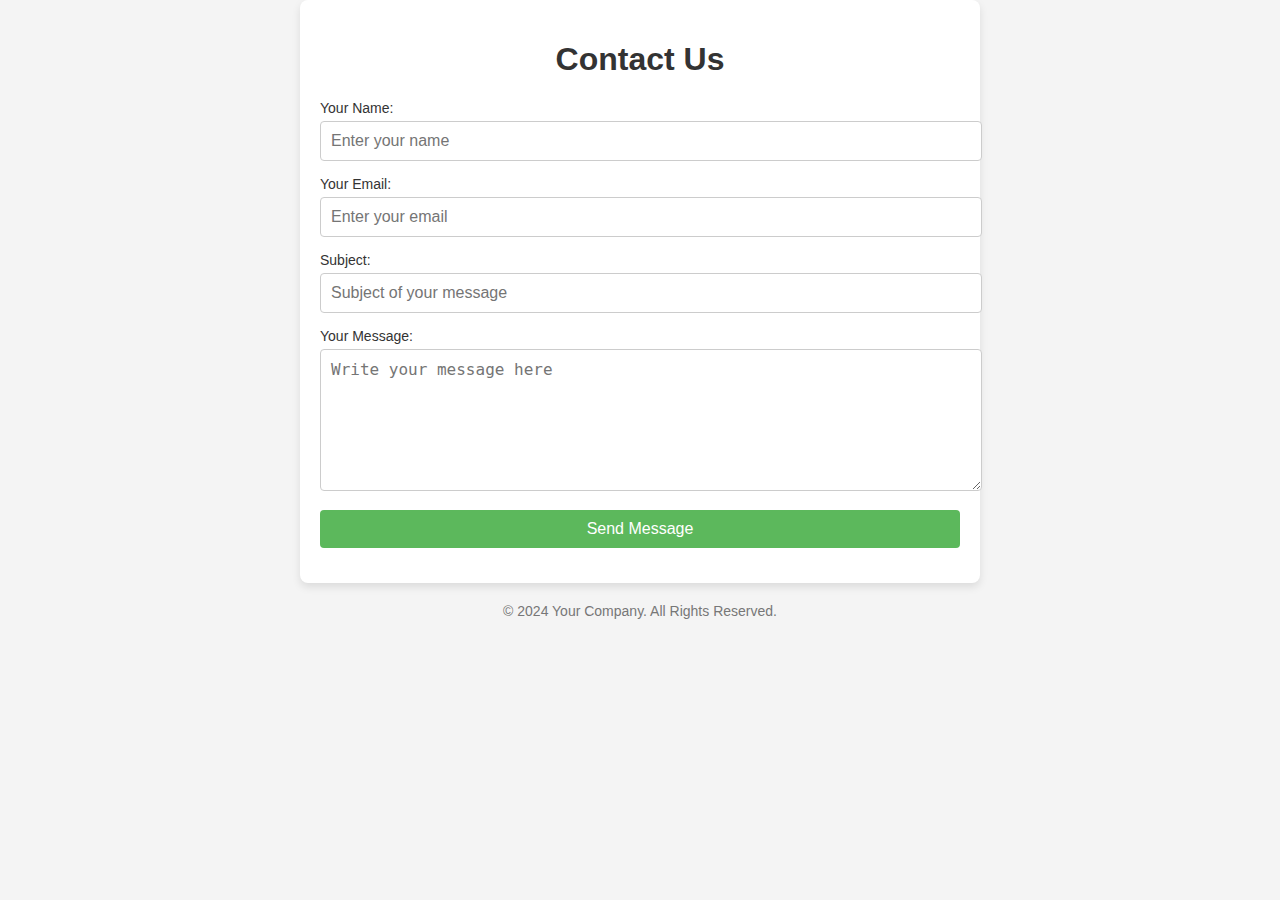
<file: contactus.html>
<!DOCTYPE html>
<html lang="en">
<head>
    <meta charset="UTF-8">
    <meta name="viewport" content="width=device-width, initial-scale=1.0">
    <meta http-equiv="X-UA-Compatible" content="ie=edge">
    <title>Contact Us</title>
    <style>
        body {
            font-family: Arial, sans-serif;
            background-color: #f4f4f4;
            margin: 0;
            padding: 0;
        }

        .container {
            width: 50%;
            margin: 0 auto;
            padding: 20px;
            background-color: #fff;
            border-radius: 8px;
            box-shadow: 0 4px 8px rgba(0, 0, 0, 0.1);
        }

        h1 {
            text-align: center;
            color: #333;
        }

        .form-group {
            margin-bottom: 15px;
        }

        .form-group label {
            font-size: 14px;
            color: #333;
            display: block;
            margin-bottom: 5px;
        }

        .form-group input, .form-group textarea {
            width: 100%;
            padding: 10px;
            border: 1px solid #ccc;
            border-radius: 4px;
            font-size: 16px;
        }

        .form-group textarea {
            resize: vertical;
            min-height: 120px;
        }

        .form-group input[type="submit"] {
            background-color: #5cb85c;
            color: white;
            border: none;
            padding: 10px 20px;
            cursor: pointer;
            font-size: 16px;
            border-radius: 4px;
            transition: background-color 0.3s;
        }

        .form-group input[type="submit"]:hover {
            background-color: #4cae4c;
        }

        .form-group input[type="submit"]:active {
            background-color: #398439;
        }

        .footer {
            text-align: center;
            margin-top: 20px;
            font-size: 14px;
            color: #777;
        }
    </style>
</head>
<body>
    <div class="container">
        <h1>Contact Us</h1>
        <form action="your-form-handler-url" method="POST">
            <div class="form-group">
                <label for="name">Your Name:</label>
                <input type="text" id="name" name="name" required placeholder="Enter your name">
            </div>
            <div class="form-group">
                <label for="email">Your Email:</label>
                <input type="email" id="email" name="email" required placeholder="Enter your email">
            </div>
            <div class="form-group">
                <label for="subject">Subject:</label>
                <input type="text" id="subject" name="subject" required placeholder="Subject of your message">
            </div>
            <div class="form-group">
                <label for="message">Your Message:</label>
                <textarea id="message" name="message" required placeholder="Write your message here"></textarea>
            </div>
            <div class="form-group">
                <input type="submit" value="Send Message">
            </div>
        </form>
    </div>
    <div class="footer">
        <p>&copy; 2024 Your Company. All Rights Reserved.</p>
    </div>
</body>
</html>
</file>
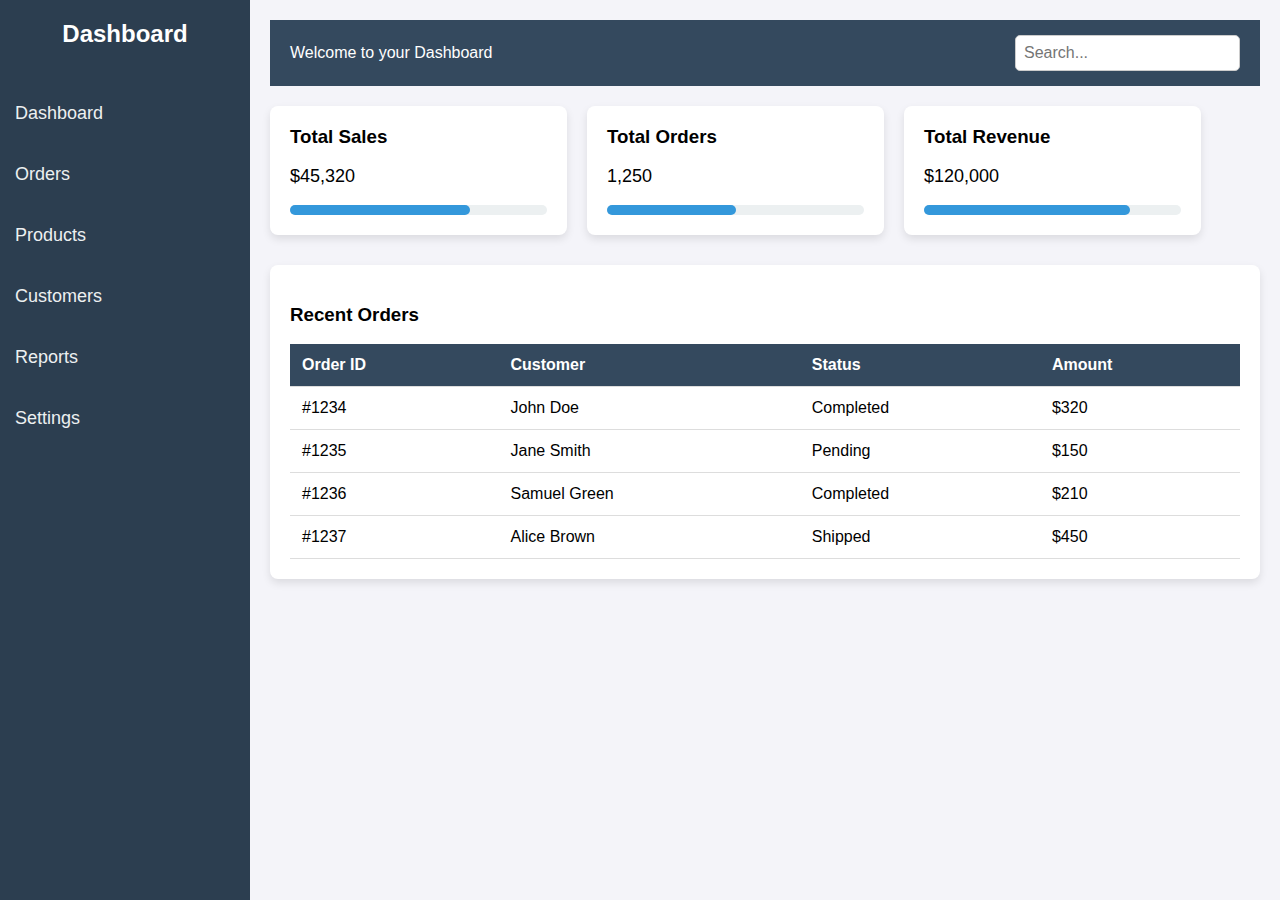
<file: dashboard.html>
<!DOCTYPE html>
<html lang="en">
<head>
    <meta charset="UTF-8">
    <meta name="viewport" content="width=device-width, initial-scale=1.0">
    <title>Dashboard</title>
    <style>
        /* General Styling */
        body {
            font-family: Arial, sans-serif;
            margin: 0;
            padding: 0;
            background-color: #f4f4f9;
            display: flex;
            min-height: 100vh;
        }

        /* Sidebar */
        .sidebar {
            width: 250px;
            background-color: #2c3e50;
            color: #fff;
            padding-top: 20px;
            position: fixed;
            height: 100%;
        }

        .sidebar a {
            display: block;
            padding: 15px;
            color: #ecf0f1;
            text-decoration: none;
            font-size: 18px;
            margin-bottom: 10px;
            transition: background-color 0.3s;
        }

        .sidebar a:hover {
            background-color: #34495e;
        }

        .sidebar .logo {
            text-align: center;
            margin-bottom: 40px;
            font-size: 24px;
            font-weight: bold;
        }

        /* Main Content */
        .main-content {
            margin-left: 250px;
            width: 100%;
            padding: 20px;
            box-sizing: border-box;
        }

        /* Top Bar */
        .top-bar {
            background-color: #34495e;
            color: white;
            padding: 15px 20px;
            display: flex;
            justify-content: space-between;
            align-items: center;
        }

        .top-bar .search input {
            padding: 8px;
            font-size: 16px;
            border-radius: 5px;
            border: 1px solid #ccc;
        }

        /* Widgets */
        .widget-container {
            display: flex;
            flex-wrap: wrap;
            gap: 20px;
            margin-top: 20px;
        }

        .widget {
            background-color: #fff;
            border-radius: 8px;
            box-shadow: 0 4px 8px rgba(0, 0, 0, 0.1);
            width: 30%;
            padding: 20px;
            box-sizing: border-box;
        }

        .widget h3 {
            margin: 0 0 10px;
        }

        .widget p {
            font-size: 18px;
        }

        .widget .progress-bar {
            height: 10px;
            background-color: #ecf0f1;
            border-radius: 5px;
            margin-top: 10px;
        }

        .widget .progress-bar span {
            display: block;
            height: 100%;
            background-color: #3498db;
            border-radius: 5px;
        }

        /* Table */
        .table-container {
            margin-top: 30px;
            background-color: #fff;
            border-radius: 8px;
            box-shadow: 0 4px 8px rgba(0, 0, 0, 0.1);
            padding: 20px;
            overflow-x: auto;
        }

        .table-container table {
            width: 100%;
            border-collapse: collapse;
        }

        .table-container th, .table-container td {
            padding: 12px;
            text-align: left;
            border-bottom: 1px solid #ddd;
        }

        .table-container th {
            background-color: #34495e;
            color: #fff;
        }
    </style>
</head>
<body>

    <!-- Sidebar -->
    <div class="sidebar">
        <div class="logo">Dashboard</div>
        <a href="#">Dashboard</a>
        <a href="#">Orders</a>
        <a href="#">Products</a>
        <a href="#">Customers</a>
        <a href="#">Reports</a>
        <a href="#">Settings</a>
    </div>

    <!-- Main Content -->
    <div class="main-content">

        <!-- Top Bar -->
        <div class="top-bar">
            <div class="title">Welcome to your Dashboard</div>
            <div class="search">
                <input type="text" placeholder="Search...">
            </div>
        </div>

        <!-- Widgets -->
        <div class="widget-container">
            <div class="widget">
                <h3>Total Sales</h3>
                <p>$45,320</p>
                <div class="progress-bar">
                    <span style="width: 70%;"></span>
                </div>
            </div>
            <div class="widget">
                <h3>Total Orders</h3>
                <p>1,250</p>
                <div class="progress-bar">
                    <span style="width: 50%;"></span>
                </div>
            </div>
            <div class="widget">
                <h3>Total Revenue</h3>
                <p>$120,000</p>
                <div class="progress-bar">
                    <span style="width: 80%;"></span>
                </div>
            </div>
        </div>

        <!-- Table -->
        <div class="table-container">
            <h3>Recent Orders</h3>
            <table>
                <thead>
                    <tr>
                        <th>Order ID</th>
                        <th>Customer</th>
                        <th>Status</th>
                        <th>Amount</th>
                    </tr>
                </thead>
                <tbody>
                    <tr>
                        <td>#1234</td>
                        <td>John Doe</td>
                        <td>Completed</td>
                        <td>$320</td>
                    </tr>
                    <tr>
                        <td>#1235</td>
                        <td>Jane Smith</td>
                        <td>Pending</td>
                        <td>$150</td>
                    </tr>
                    <tr>
                        <td>#1236</td>
                        <td>Samuel Green</td>
                        <td>Completed</td>
                        <td>$210</td>
                    </tr>
                    <tr>
                        <td>#1237</td>
                        <td>Alice Brown</td>
                        <td>Shipped</td>
                        <td>$450</td>
                    </tr>
                </tbody>
            </table>
        </div>

    </div>

</body>
</html>
</file>
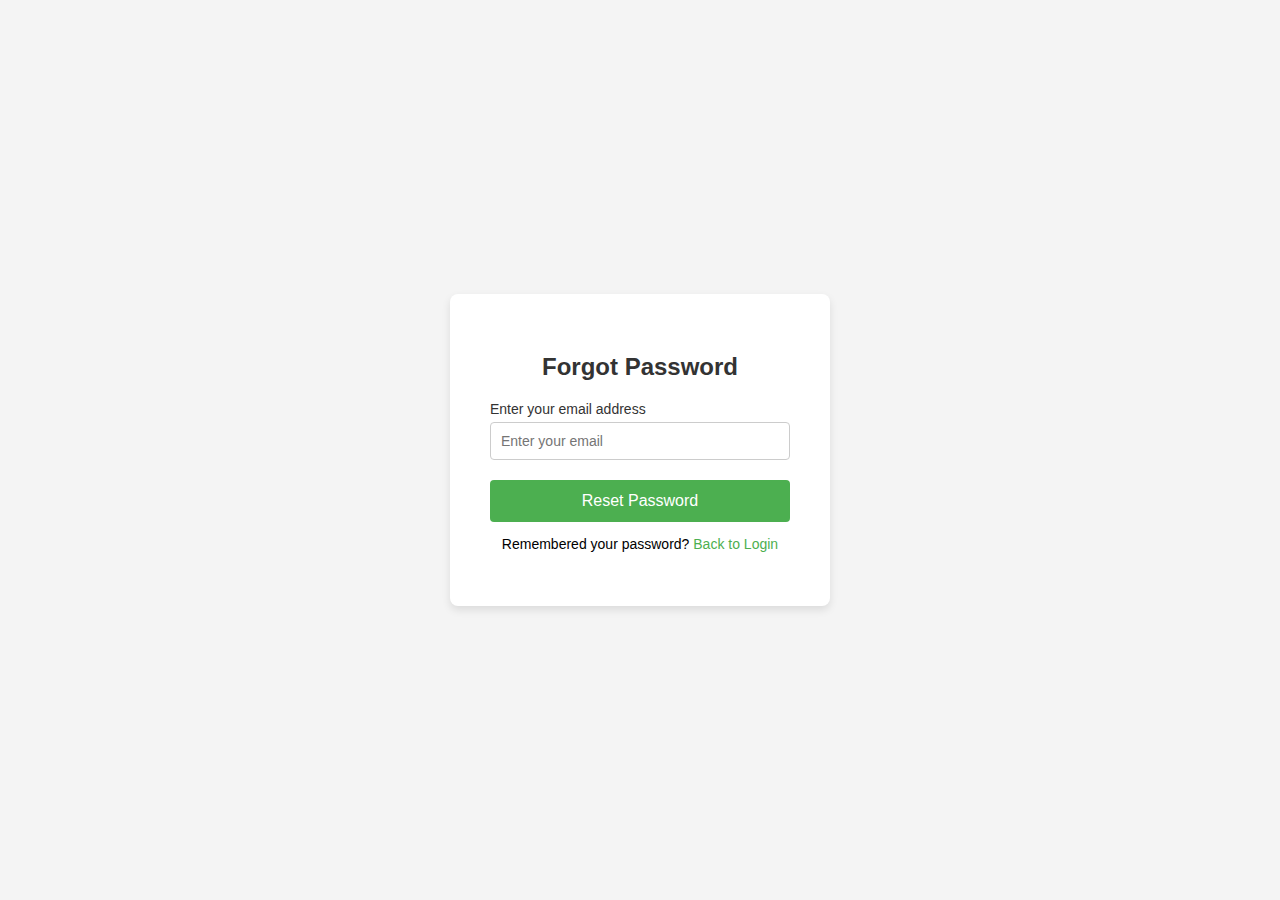
<file: forgetpass.html>
<!DOCTYPE html>
<html lang="en">

<head>
    <meta charset="UTF-8">
    <meta name="viewport" content="width=device-width, initial-scale=1.0">
    <meta name="description" content="Forgot Password Page">
    <title>Forgot Password - My Website</title>
    <style>
        body {
            font-family: Arial, sans-serif;
            background-color: #f4f4f4;
            margin: 0;
            padding: 0;
            display: flex;
            justify-content: center;
            align-items: center;
            height: 100vh;
        }

        .forgot-password-container {
            background-color: white;
            border-radius: 8px;
            box-shadow: 0 4px 8px rgba(0, 0, 0, 0.1);
            padding: 40px;
            width: 300px;
            text-align: center;
        }

        h2 {
            margin-bottom: 20px;
            color: #333;
        }

        .input-group {
            margin-bottom: 20px;
            text-align: left;
        }

        .input-group label {
            display: block;
            font-size: 14px;
            margin-bottom: 5px;
            color: #333;
        }

        .input-group input {
            width: 100%;
            padding: 10px;
            font-size: 14px;
            border: 1px solid #ccc;
            border-radius: 4px;
            box-sizing: border-box;
        }

        .btn {
            background-color: #4CAF50;
            color: white;
            padding: 12px;
            width: 100%;
            border: none;
            border-radius: 4px;
            cursor: pointer;
            font-size: 16px;
        }

        .btn:hover {
            background-color: #45a049;
        }

        .back-link {
            margin-top: 10px;
            font-size: 14px;
        }

        .back-link a {
            color: #4CAF50;
            text-decoration: none;
        }

        .back-link a:hover {
            text-decoration: underline;
        }
    </style>
</head>

<body>

    <div class="forgot-password-container">
        <h2>Forgot Password</h2>

        <!-- Forgot Password Form -->
        <form action="/submit-password-reset" method="POST">
            <div class="input-group">
                <label for="email">Enter your email address</label>
                <input type="email" id="email" name="email" required placeholder="Enter your email">
            </div>

            <button type="submit" class="btn">Reset Password</button>
        </form>

        <div class="back-link">
            <p>Remembered your password? <a href="login.html">Back to Login</a></p>
        </div>
    </div>

</body>

</html>
</file>
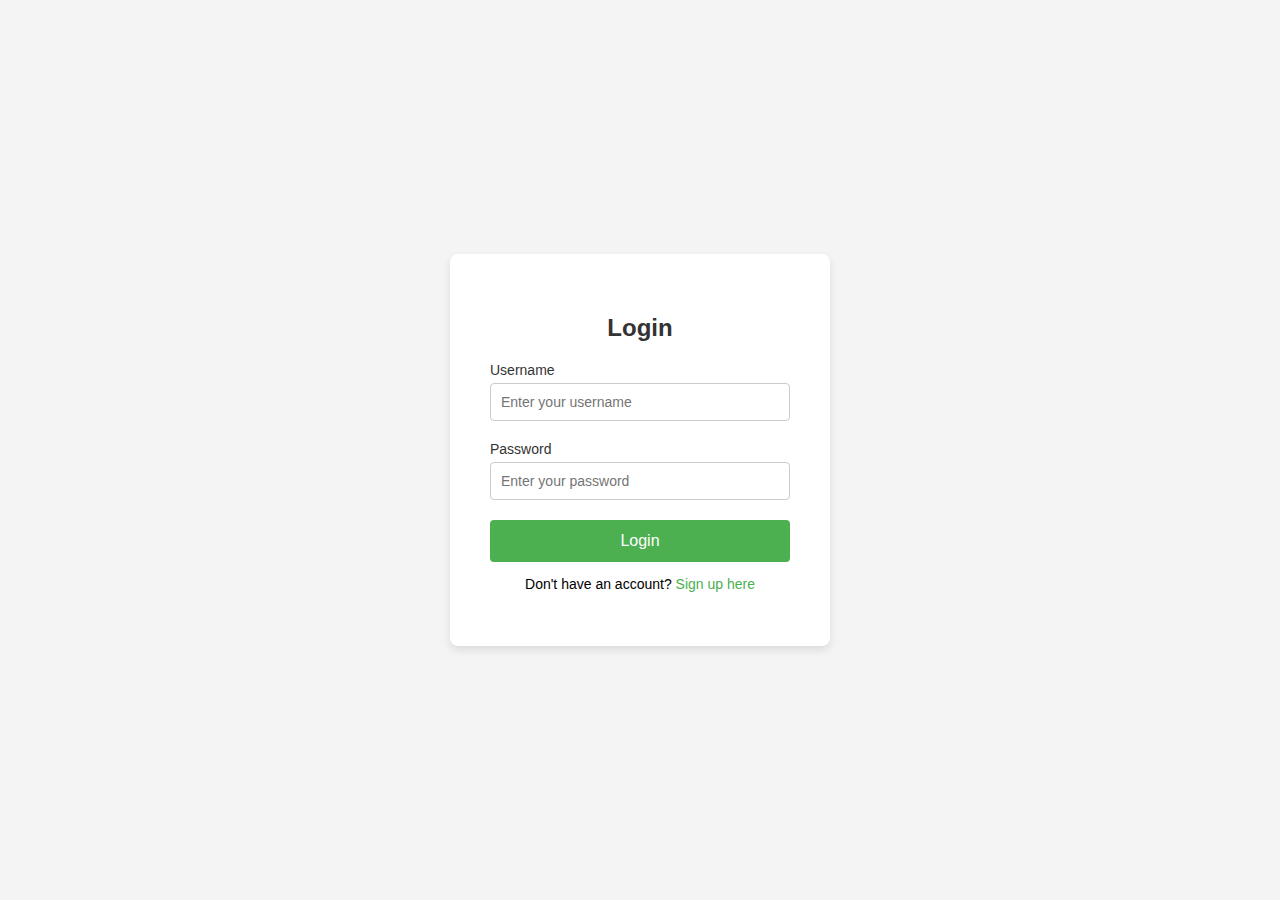
<file: login.html>
<!DOCTYPE html>
<html lang="en">

<head>
    <meta charset="UTF-8">
    <meta name="viewport" content="width=device-width, initial-scale=1.0">
    <meta name="description" content="Login Page">
    <title>Login - My Website</title>
    <style>
        body {
            font-family: Arial, sans-serif;
            background-color: #f4f4f4;
            margin: 0;
            padding: 0;
            display: flex;
            justify-content: center;
            align-items: center;
            height: 100vh;
        }

        .login-container {
            background-color: white;
            border-radius: 8px;
            box-shadow: 0 4px 8px rgba(0, 0, 0, 0.1);
            padding: 40px;
            width: 300px;
            text-align: center;
        }

        h2 {
            margin-bottom: 20px;
            color: #333;
        }

        .input-group {
            margin-bottom: 20px;
            text-align: left;
        }

        .input-group label {
            display: block;
            font-size: 14px;
            margin-bottom: 5px;
            color: #333;
        }

        .input-group input {
            width: 100%;
            padding: 10px;
            font-size: 14px;
            border: 1px solid #ccc;
            border-radius: 4px;
            box-sizing: border-box;
        }

        .btn {
            background-color: #4CAF50;
            color: white;
            padding: 12px;
            width: 100%;
            border: none;
            border-radius: 4px;
            cursor: pointer;
            font-size: 16px;
        }

        .btn:hover {
            background-color: #45a049;
        }

        .signup-link {
            margin-top: 10px;
            font-size: 14px;
        }

        .signup-link a {
            color: #4CAF50;
            text-decoration: none;
        }

        .signup-link a:hover {
            text-decoration: underline;
        }
    </style>
</head>

<body>

    <div class="login-container">
        <h2>Login</h2>

        <!-- Login Form -->
        <form action="/submit-login" method="POST">
            <div class="input-group">
                <label for="username">Username</label>
                <input type="text" id="username" name="username" required placeholder="Enter your username">
            </div>

            <div class="input-group">
                <label for="password">Password</label>
                <input type="password" id="password" name="password" required placeholder="Enter your password">
            </div>

            <button type="submit" class="btn">Login</button>
        </form>

        <div class="signup-link">
            <p>Don't have an account? <a href="signup.html">Sign up here</a></p>
        </div>
    </div>

</body>

</html>
</file>
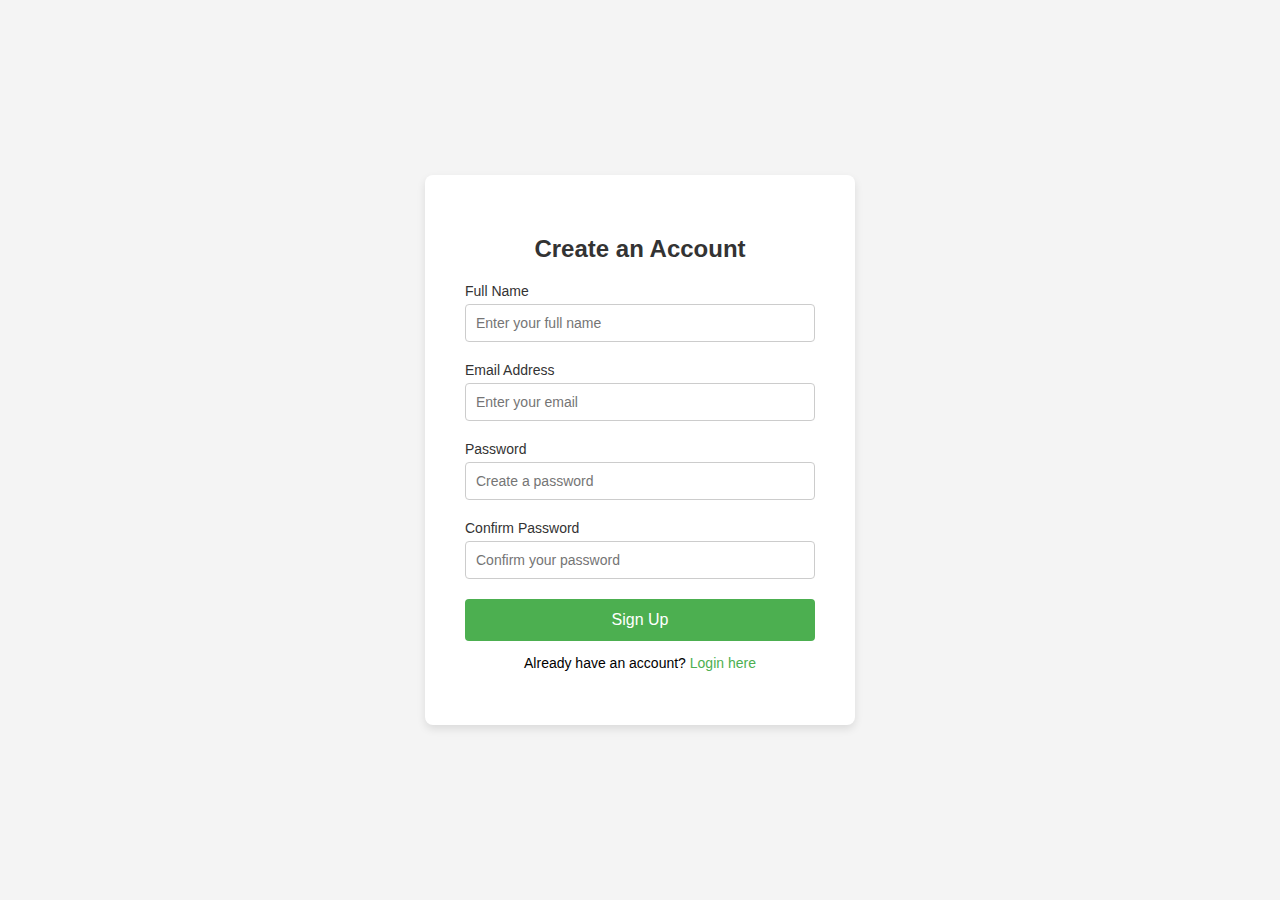
<file: signup.html>
<!DOCTYPE html>
<html lang="en">

<head>
    <meta charset="UTF-8">
    <meta name="viewport" content="width=device-width, initial-scale=1.0">
    <meta name="description" content="Signup Page">
    <title>Sign Up - My Website</title>
    <style>
        body {
            font-family: Arial, sans-serif;
            background-color: #f4f4f4;
            margin: 0;
            padding: 0;
            display: flex;
            justify-content: center;
            align-items: center;
            height: 100vh;
        }

        .signup-container {
            background-color: white;
            border-radius: 8px;
            box-shadow: 0 4px 8px rgba(0, 0, 0, 0.1);
            padding: 40px;
            width: 350px;
            text-align: center;
        }

        h2 {
            margin-bottom: 20px;
            color: #333;
        }

        .input-group {
            margin-bottom: 20px;
            text-align: left;
        }

        .input-group label {
            display: block;
            font-size: 14px;
            margin-bottom: 5px;
            color: #333;
        }

        .input-group input {
            width: 100%;
            padding: 10px;
            font-size: 14px;
            border: 1px solid #ccc;
            border-radius: 4px;
            box-sizing: border-box;
        }

        .btn {
            background-color: #4CAF50;
            color: white;
            padding: 12px;
            width: 100%;
            border: none;
            border-radius: 4px;
            cursor: pointer;
            font-size: 16px;
        }

        .btn:hover {
            background-color: #45a049;
        }

        .login-link {
            margin-top: 10px;
            font-size: 14px;
        }

        .login-link a {
            color: #4CAF50;
            text-decoration: none;
        }

        .login-link a:hover {
            text-decoration: underline;
        }
    </style>
</head>

<body>

    <div class="signup-container">
        <h2>Create an Account</h2>

        <!-- Signup Form -->
        <form action="/submit-signup" method="POST">
            <div class="input-group">
                <label for="fullname">Full Name</label>
                <input type="text" id="fullname" name="fullname" required placeholder="Enter your full name">
            </div>

            <div class="input-group">
                <label for="email">Email Address</label>
                <input type="email" id="email" name="email" required placeholder="Enter your email">
            </div>

            <div class="input-group">
                <label for="password">Password</label>
                <input type="password" id="password" name="password" required placeholder="Create a password">
            </div>

            <div class="input-group">
                <label for="confirm-password">Confirm Password</label>
                <input type="password" id="confirm-password" name="confirm-password" required placeholder="Confirm your password">
            </div>

            <button type="submit" class="btn">Sign Up</button>
        </form>

        <div class="login-link">
            <p>Already have an account? <a href="login.html">Login here</a></p>
        </div>
    </div>

</body>

</html>
</file>
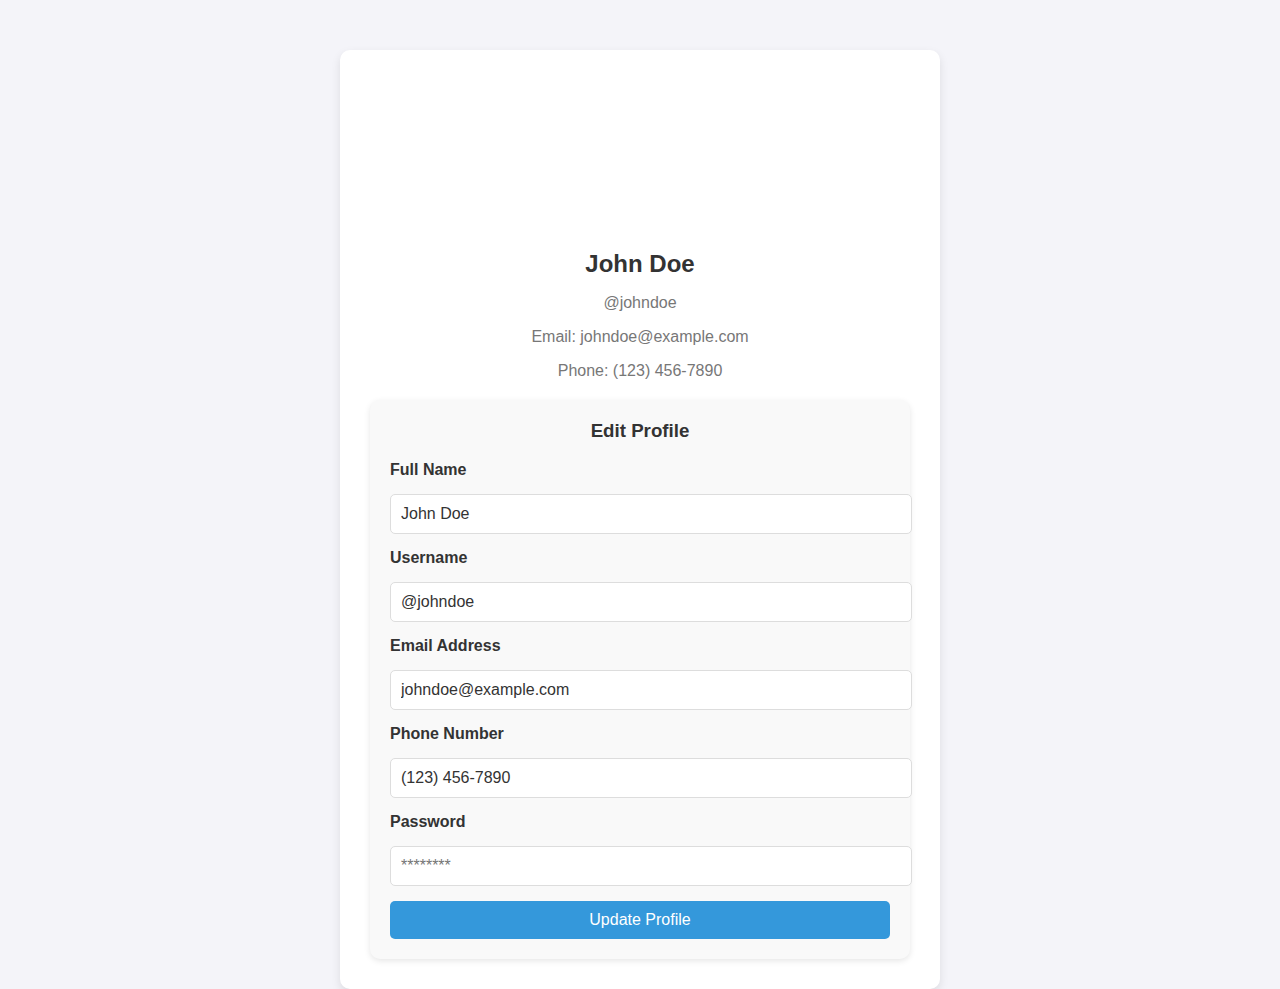
<file: userprofile.html>
<!DOCTYPE html>
<html lang="en">
<head>
    <meta charset="UTF-8">
    <meta name="viewport" content="width=device-width, initial-scale=1.0">
    <title>User Profile</title>
    <style>
        /* General Styles */
        body {
            font-family: Arial, sans-serif;
            margin: 0;
            padding: 0;
            background-color: #f4f4f9;
            color: #333;
        }

        /* Profile Container */
        .profile-container {
            display: flex;
            justify-content: center;
            margin-top: 50px;
        }

        .profile-card {
            background-color: #fff;
            border-radius: 10px;
            box-shadow: 0 4px 10px rgba(0, 0, 0, 0.1);
            width: 600px;
            padding: 30px;
            box-sizing: border-box;
            text-align: center;
        }

        /* Profile Picture */
        .profile-picture {
            width: 150px;
            height: 150px;
            border-radius: 50%;
            margin-bottom: 20px;
            background-image: url('https://via.placeholder.com/150');
            background-size: cover;
            background-position: center;
        }

        /* User Info */
        .profile-info {
            margin-bottom: 20px;
        }

        .profile-info h2 {
            margin: 0;
            font-size: 24px;
        }

        .profile-info p {
            font-size: 16px;
            color: #777;
        }

        /* Edit Profile Section */
        .edit-profile {
            background-color: #f9f9f9;
            border-radius: 10px;
            padding: 20px;
            margin-top: 20px;
            box-shadow: 0 2px 6px rgba(0, 0, 0, 0.1);
        }

        .edit-profile h3 {
            margin-top: 0;
            color: #333;
        }

        .edit-profile form {
            display: grid;
            gap: 15px;
        }

        .edit-profile label {
            text-align: left;
            font-weight: bold;
        }

        .edit-profile input[type="text"],
        .edit-profile input[type="email"],
        .edit-profile input[type="tel"],
        .edit-profile input[type="password"] {
            padding: 10px;
            width: 100%;
            border: 1px solid #ddd;
            border-radius: 5px;
            font-size: 16px;
            color: #333;
        }

        .edit-profile button {
            padding: 10px 20px;
            background-color: #3498db;
            color: white;
            border: none;
            border-radius: 5px;
            font-size: 16px;
            cursor: pointer;
            transition: background-color 0.3s ease;
        }

        .edit-profile button:hover {
            background-color: #2980b9;
        }
    </style>
</head>
<body>

    <!-- Profile Container -->
    <div class="profile-container">
        <div class="profile-card">
            <!-- Profile Picture and Name -->
            <div class="profile-picture"></div>
            <div class="profile-info">
                <h2>John Doe</h2>
                <p>@johndoe</p>
                <p>Email: johndoe@example.com</p>
                <p>Phone: (123) 456-7890</p>
            </div>

            <!-- Edit Profile Section -->
            <div class="edit-profile">
                <h3>Edit Profile</h3>
                <form action="#" method="POST">
                    <!-- Full Name -->
                    <label for="full-name">Full Name</label>
                    <input type="text" id="full-name" name="full-name" value="John Doe" required>

                    <!-- Username -->
                    <label for="username">Username</label>
                    <input type="text" id="username" name="username" value="@johndoe" required>

                    <!-- Email -->
                    <label for="email">Email Address</label>
                    <input type="email" id="email" name="email" value="johndoe@example.com" required>

                    <!-- Phone -->
                    <label for="phone">Phone Number</label>
                    <input type="tel" id="phone" name="phone" value="(123) 456-7890" required>

                    <!-- Password -->
                    <label for="password">Password</label>
                    <input type="password" id="password" name="password" placeholder="********" required>

                    <!-- Submit Button -->
                    <button type="submit">Update Profile</button>
                </form>
            </div>
        </div>
    </div>

</body>
</html>
</file>
